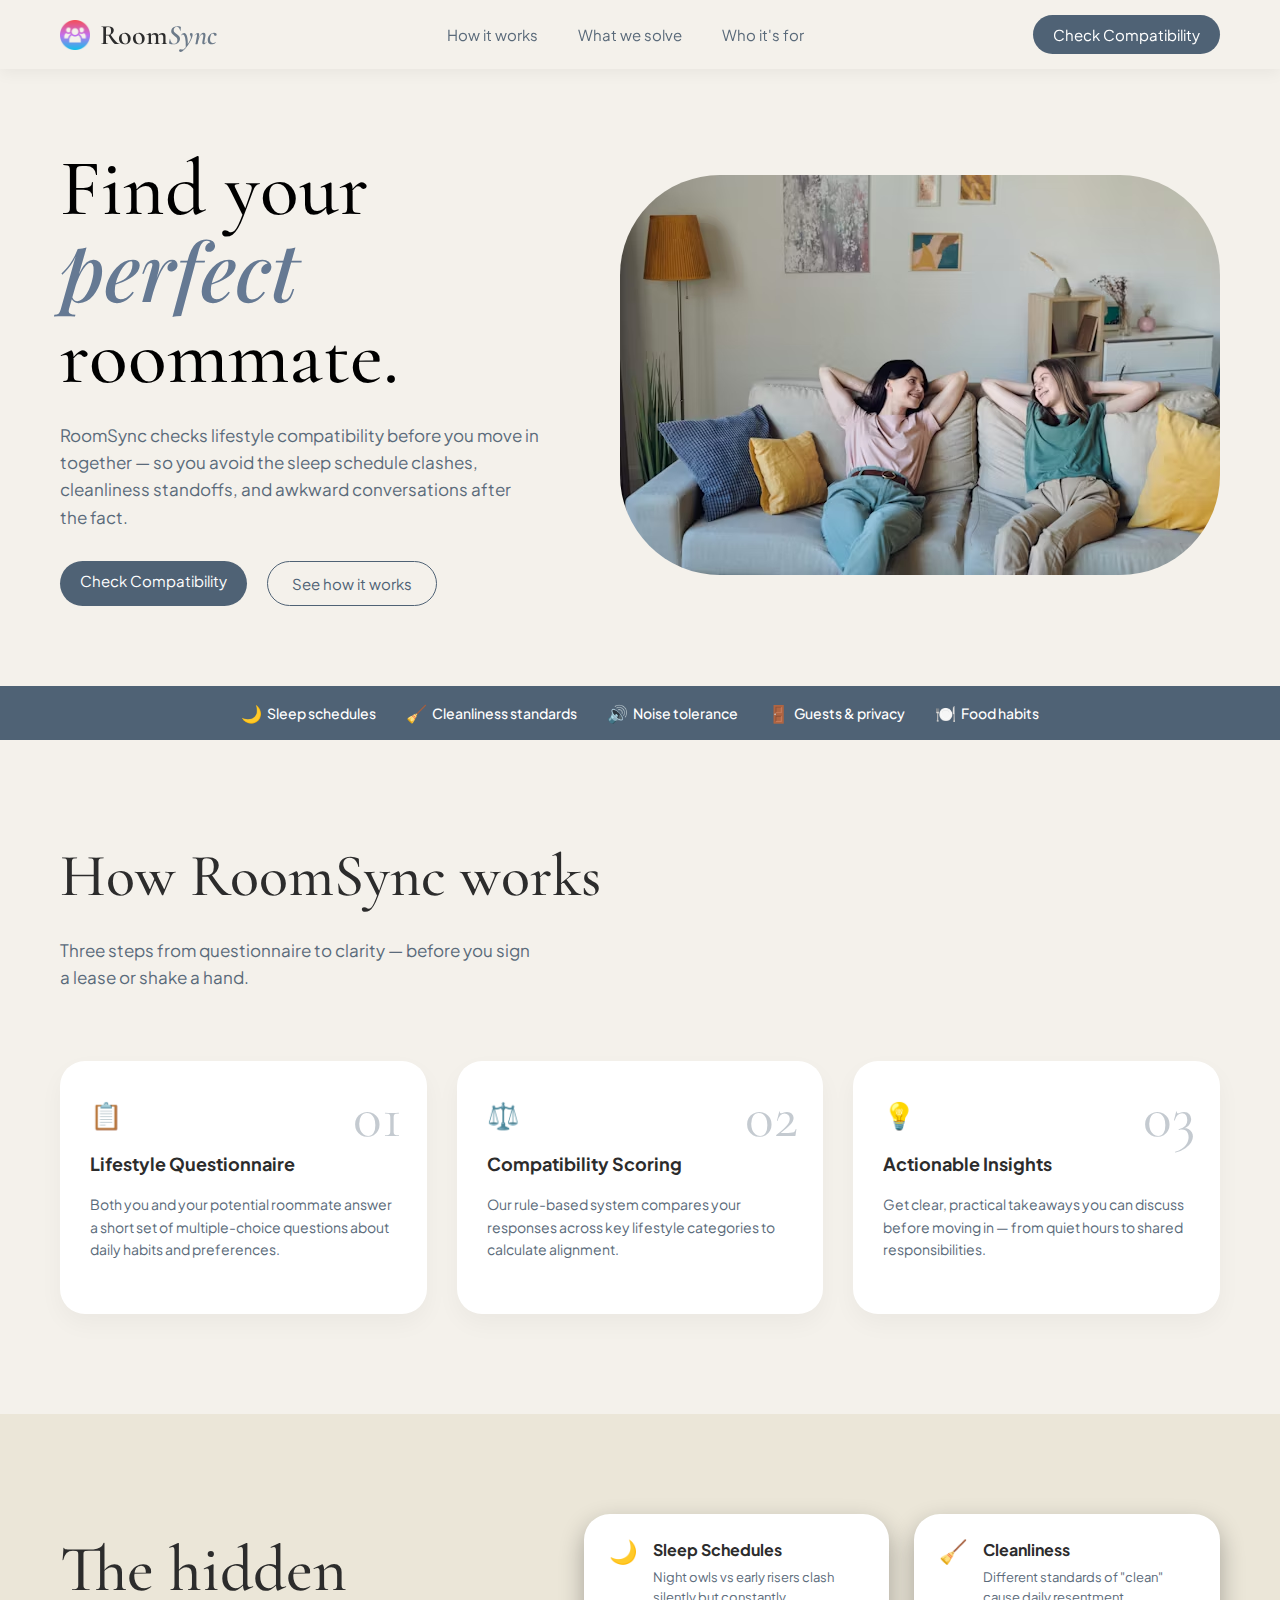
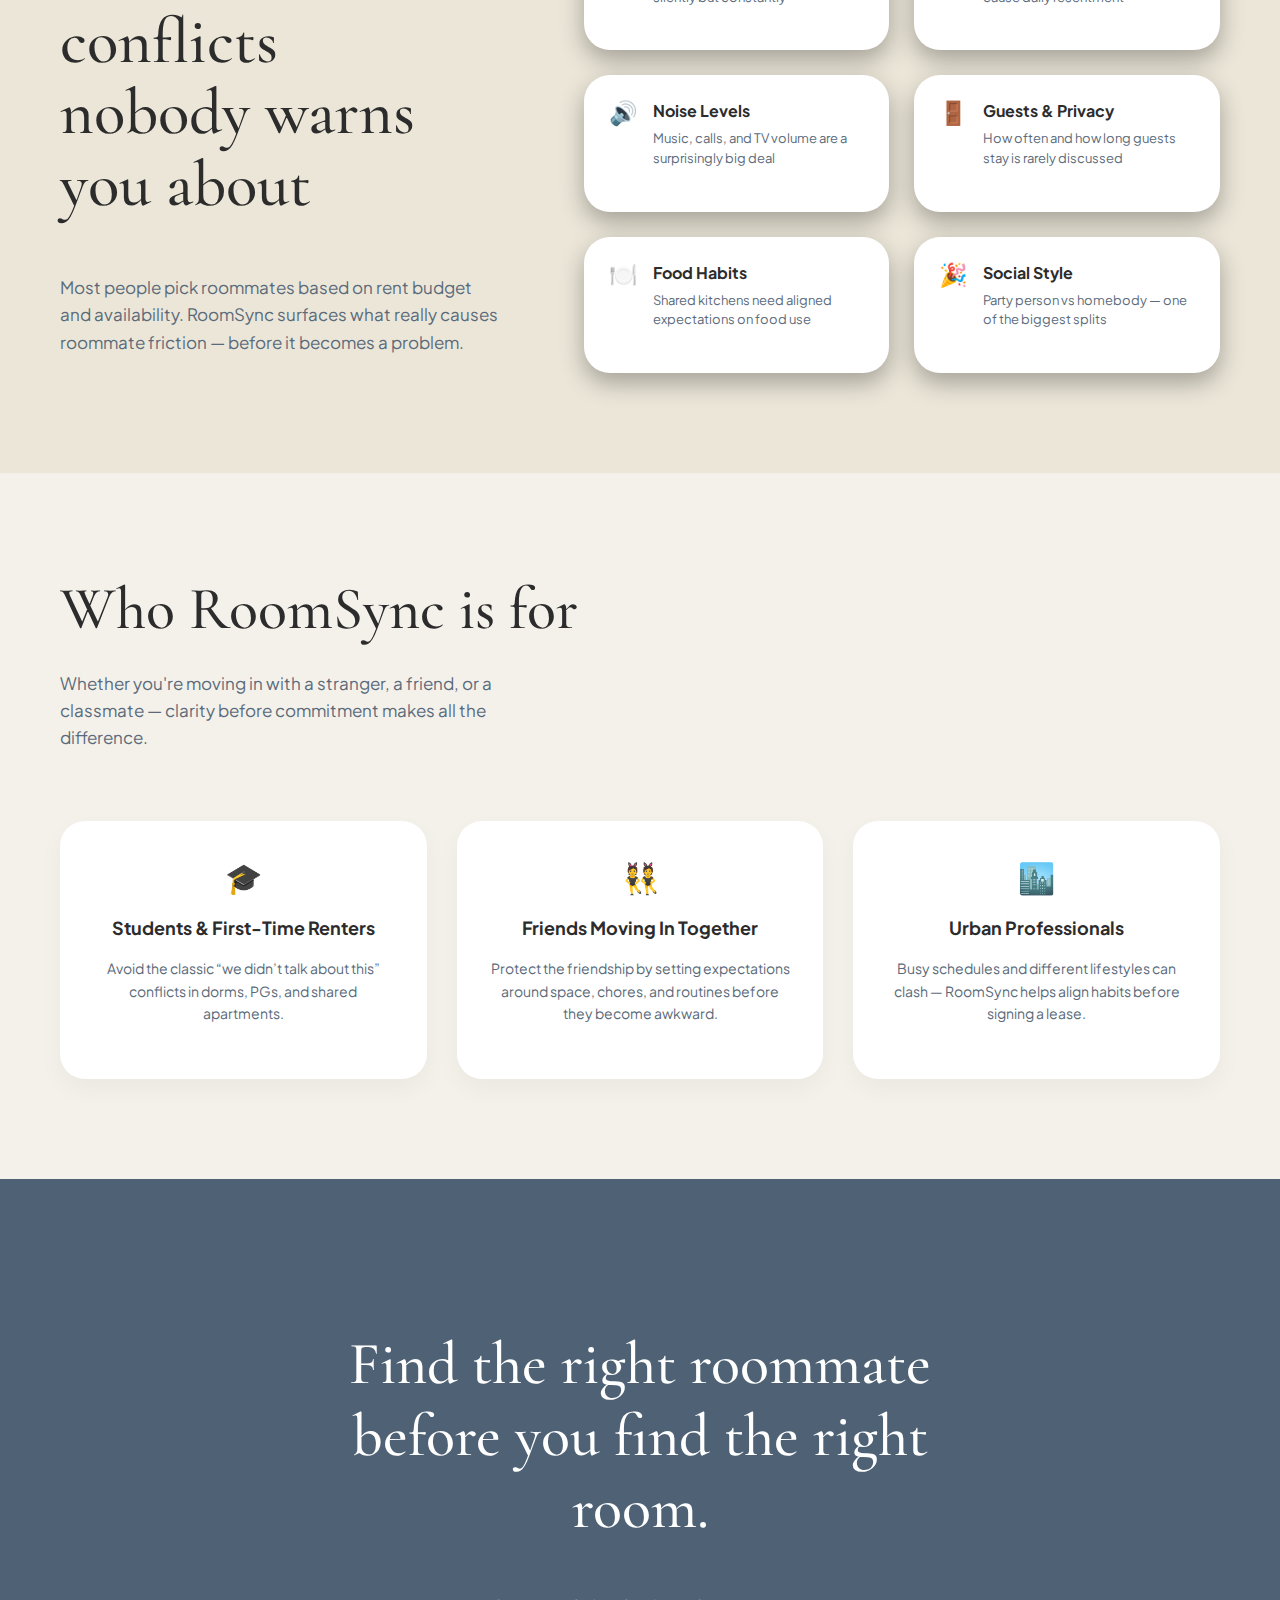
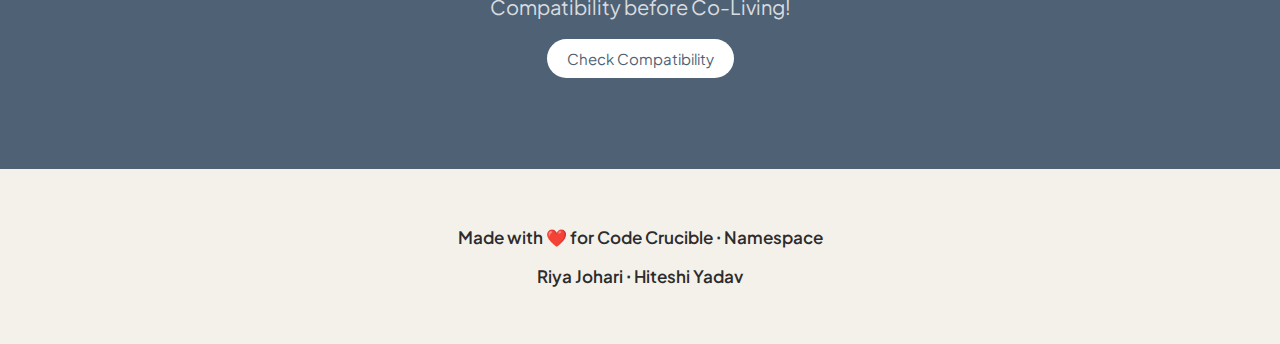
<file: index.html>
<!doctype html>
<html lang="en">
  <head>
    <meta charset="UTF-8" />
    <meta name="viewport" content="width=device-width, initial-scale=1.0" />
    <title>RoomSync</title>

    <!-- google fonts -->
    <link rel="preconnect" href="https://fonts.googleapis.com" />
    <link rel="preconnect" href="https://fonts.gstatic.com" crossorigin />
    <link
      href="https://fonts.googleapis.com/css2?family=Cormorant+Garamond:wght@400;500;600&family=Playfair+Display:ital@1&display=swap"
      rel="stylesheet"
    />
    <link
      href="https://fonts.googleapis.com/css2?family=Plus+Jakarta+Sans:ital,wght@0,200..800;1,200..800&display=swap"
      rel="stylesheet"
    />
    <link
      href="https://fonts.googleapis.com/css2?family=Playfair+Display:wght@400;600;700&display=swap"
      rel="stylesheet"
    />

    <!-- linking CSS file -->
    <link rel="stylesheet" href="css/index.css" />
  </head>

  <body>
    <!-- navigation bar -->
    <nav class="navbar">
      <!-- logo and website name div -->
      <div class="logo">
        <img src="images/icon.png" alt="RoomSync logo" />
        <a href="index.html"> Room<span>Sync</span> </a>
      </div>

      <!-- navigation links: unordered -->
      <ul class="nav-links">
        <li><a href="#how">How it works</a></li>
        <li><a href="#solve">What we solve</a></li>
        <li><a href="#who">Who it's for</a></li>
      </ul>

      <!-- check compatibility link/btn -->
      <a href="forms.html" class="check-comp-btn">Check Compatibility</a>
    </nav>

    <!-- hero section -->
    <div class="hero">
      <!-- left side: heading -->
      <div class="heading-section">
        <h1>
          Find your <br />
          <span class="perfect">perfect</span> <br />
          roommate.
        </h1>

        <!-- small supporting text -->
        <p class="hero-subtext">
          RoomSync checks lifestyle compatibility before you move in together —
          so you avoid the sleep schedule clashes, cleanliness standoffs, and
          awkward conversations after the fact.
        </p>

        <!-- hero buttons -->
        <div class="hero-buttons">
          <a href="forms.html" class="check-comp-btn">Check Compatibility</a>
          <a href="#how" class="hero-btn-2">See how it works</a>
        </div>
      </div>

      <!-- right side: image -->
      <div class="hero-image">
        <img
          src="images/happy_roomates.png"
          alt="Happy roommates in apartment"
        />
      </div>
    </div>

    <!-- blue feature strip with icons -->
    <section class="feature-strip">
      <div class="feature-item">
        <span class="feature-icon">🌙</span>
        <span class="feature-text">Sleep schedules</span>
      </div>

      <div class="feature-item">
        <span class="feature-icon">🧹</span>
        <span class="feature-text">Cleanliness standards</span>
      </div>

      <div class="feature-item">
        <span class="feature-icon">🔊</span>
        <span class="feature-text">Noise tolerance</span>
      </div>

      <div class="feature-item">
        <span class="feature-icon">🚪</span>
        <span class="feature-text">Guests & privacy</span>
      </div>

      <div class="feature-item">
        <span class="feature-icon">🍽️</span>
        <span class="feature-text">Food habits</span>
      </div>
    </section>

    <!-- how it works section -->
    <section class="how-it-works" id="how">
      <!-- id given so that others links can access this section! -->

      <!-- main heading -->
      <h2 class="section-title">How RoomSync works</h2>

      <!-- supporting description -->
      <p class="hero-subtext">
        Three steps from questionnaire to clarity — before you sign a lease or
        shake a hand.
      </p>

      <!-- the 4 steps container -->
      <div class="steps-container">
        <!-- step 1 -->
        <div class="step-card">
          <span class="step-number">01</span>
          <span class="step-icon">📋</span>
          <h3>Lifestyle Questionnaire</h3>
          <p>
            Both you and your potential roommate answer a short set of
            multiple-choice questions about daily habits and preferences.
          </p>
        </div>

        <!-- step 2 -->
        <div class="step-card">
          <span class="step-number">02</span>
          <span class="step-icon">⚖️</span>
          <h3>Compatibility Scoring</h3>
          <p>
            Our rule-based system compares your responses across key lifestyle
            categories to calculate alignment.
          </p>
        </div>

        <!-- step 3 -->
        <div class="step-card">
          <span class="step-number">03</span>
          <span class="step-icon">💡</span>
          <h3>Actionable Insights</h3>
          <p>
            Get clear, practical takeaways you can discuss before moving in —
            from quiet hours to shared responsibilities.
          </p>
        </div>
      </div>
    </section>

    <!-- what we solve section -->
    <section class="solve-section" id="solve">
      <!-- id added so navbar link can scroll here -->

      <!-- left side: heading and description -->
      <div class="solve-left">
        <h2 class="solve-heading">
          The hidden conflicts <br />
          nobody warns you about
        </h2>

        <p class="hero-subtext">
          Most people pick roommates based on rent budget and availability.
          RoomSync surfaces what really causes roommate friction — before it
          becomes a problem.
        </p>
      </div>

      <!-- right side: conflict cards grid -->
      <div class="solve-grid">
        <!-- card 1 -->
        <div class="solve-card">
          <span class="solve-icon">🌙</span>
          <div>
            <h3>Sleep Schedules</h3>
            <p>Night owls vs early risers clash silently but constantly</p>
          </div>
        </div>

        <!-- card 2 -->
        <div class="solve-card">
          <span class="solve-icon">🧹</span>
          <div>
            <h3>Cleanliness</h3>
            <p>Different standards of "clean" cause daily resentment</p>
          </div>
        </div>

        <!-- card 3 -->
        <div class="solve-card">
          <span class="solve-icon">🔊</span>
          <div>
            <h3>Noise Levels</h3>
            <p>Music, calls, and TV volume are a surprisingly big deal</p>
          </div>
        </div>

        <!-- card 4 -->
        <div class="solve-card">
          <span class="solve-icon">🚪</span>
          <div>
            <h3>Guests & Privacy</h3>
            <p>How often and how long guests stay is rarely discussed</p>
          </div>
        </div>

        <!-- card 5 -->
        <div class="solve-card">
          <span class="solve-icon">🍽️</span>
          <div>
            <h3>Food Habits</h3>
            <p>Shared kitchens need aligned expectations on food use</p>
          </div>
        </div>

        <!-- card 6 -->
        <div class="solve-card">
          <span class="solve-icon">🎉</span>
          <div>
            <h3>Social Style</h3>
            <p>Party person vs homebody — one of the biggest splits</p>
          </div>
        </div>
      </div>
    </section>

    <!-- who it's for section -->
    <section class="who-section" id="who">
      <!-- id added so navbar link can scroll here -->

      <!-- section main heading -->
      <h2 class="section-title">Who RoomSync is for</h2>

      <!-- small supporting text -->
      <p class="hero-subtext">
        Whether you're moving in with a stranger, a friend, or a classmate —
        clarity before commitment makes all the difference.
      </p>

      <!-- container holding audience cards -->
      <div class="who-container">
        <!-- card 1 -->
        <div class="who-card">
          <span class="who-icon">🎓</span>
          <h3>Students & First-Time Renters</h3>
          <p>
            Avoid the classic “we didn’t talk about this” conflicts in dorms,
            PGs, and shared apartments.
          </p>
        </div>

        <!-- card 2 -->
        <div class="who-card">
          <span class="who-icon">👯</span>
          <h3>Friends Moving In Together</h3>
          <p>
            Protect the friendship by setting expectations around space, chores,
            and routines before they become awkward.
          </p>
        </div>

        <!-- card 3 -->
        <div class="who-card">
          <span class="who-icon">🏙️</span>
          <h3>Urban Professionals</h3>
          <p>
            Busy schedules and different lifestyles can clash — RoomSync helps
            align habits before signing a lease.
          </p>
        </div>
      </div>
    </section>

    <!-- last section before footer -->
    <section class="last-section">
      <!-- main big heading -->
      <h2 class="last-heading">
        Find the right roommate <br />
        before you find the right <br />
        room.
      </h2>

      <!-- small tag line -->
      <p class="tag-line">Compatibility before Co-Living!</p>

      <!-- check compatibility button -->
      <a href="forms.html" class="check-comp-btn">Check Compatibility</a>
    </section>

    <!-- footer section -->
    <footer>
      <p>Made with ❤️ for Code Crucible &sdot; Namespace</p>
      <p>Riya Johari &sdot; Hiteshi Yadav</p>
    </footer>
  </body>
</html>
</file>
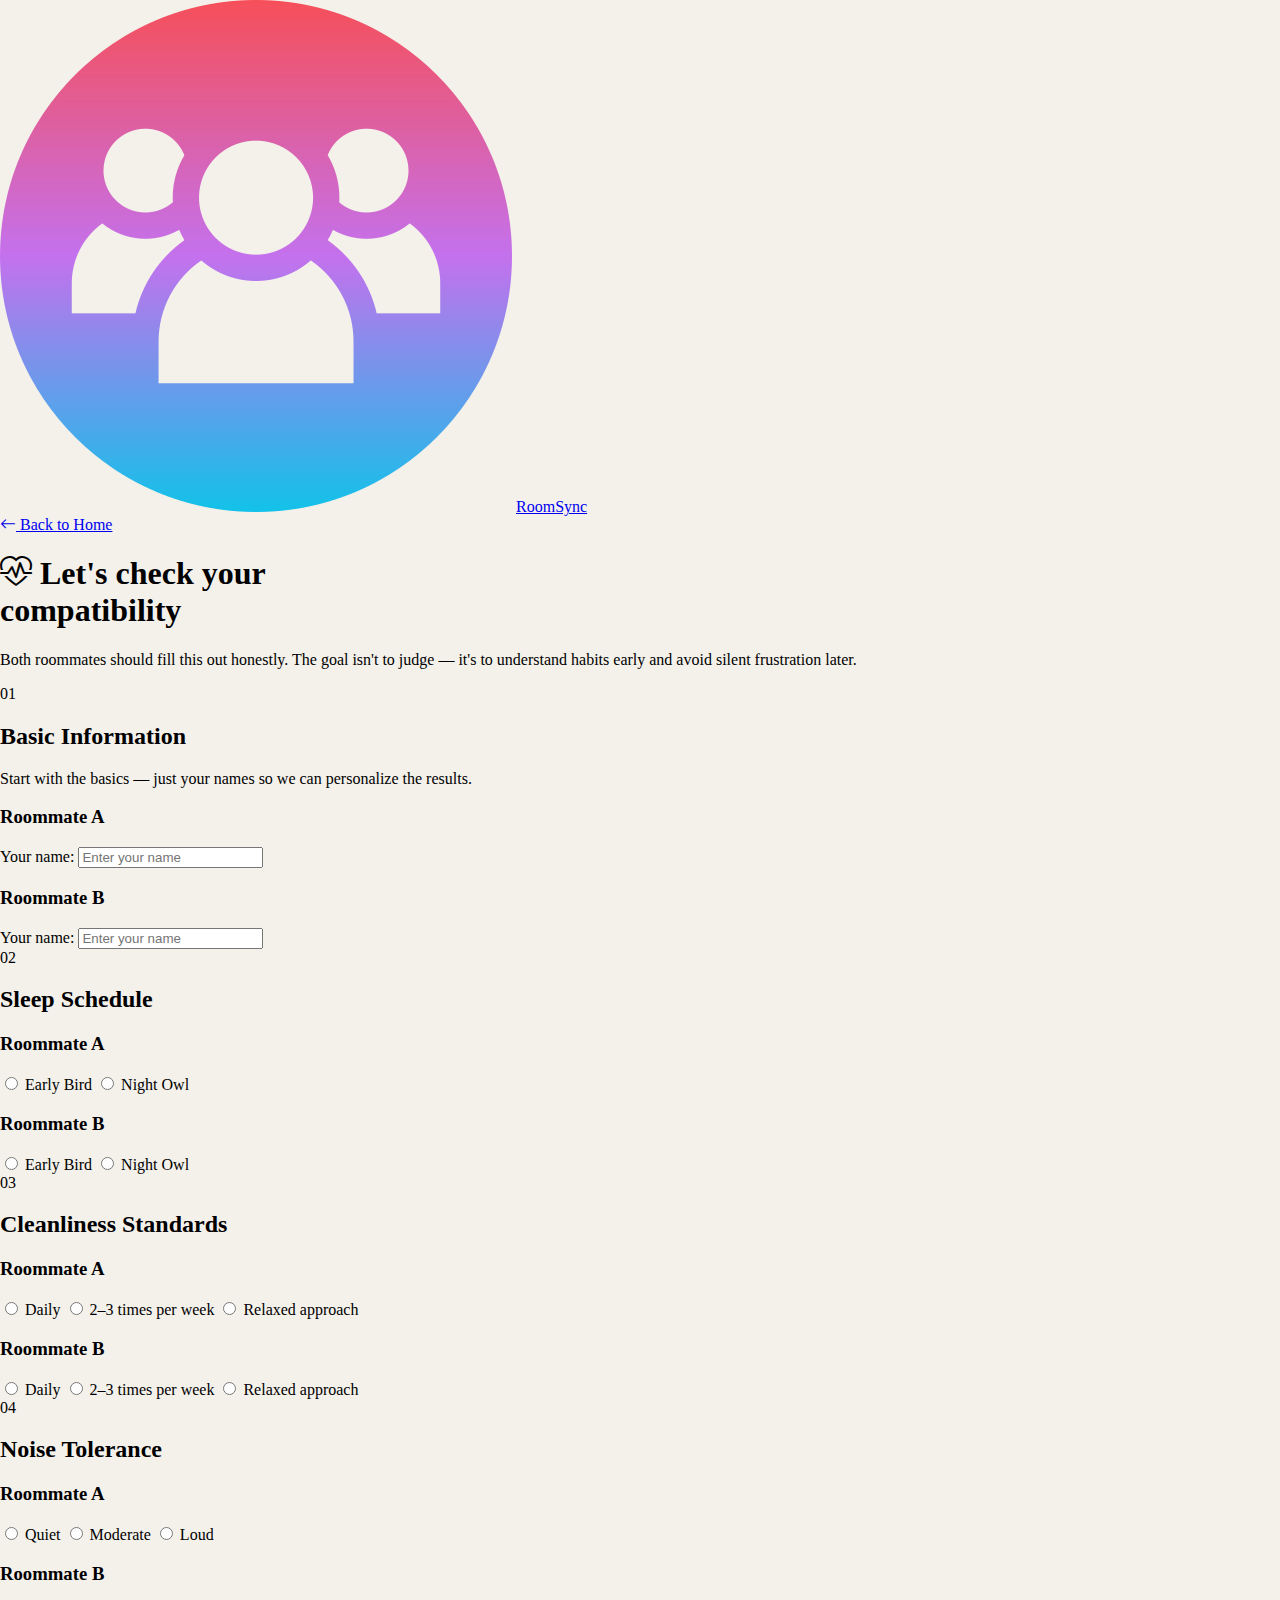
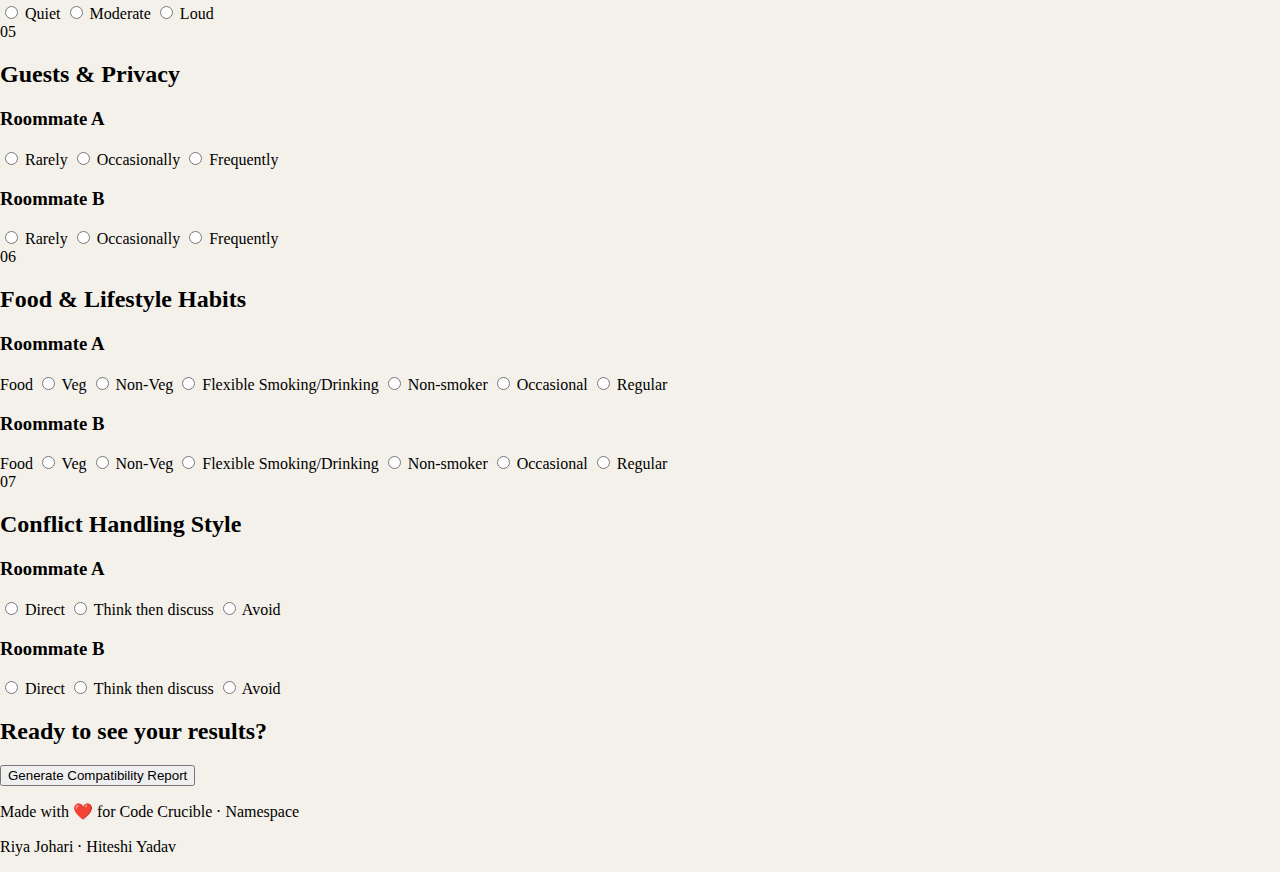
<file: forms.html>
<!doctype html>
<html lang="en">
  <head>
    <meta charset="UTF-8" />
    <title>RoomSync | Compatibility Form</title>
    <meta name="viewport" content="width=device-width, initial-scale=1.0" />

    <!-- Google Fonts -->
    <link rel="preconnect" href="https://fonts.googleapis.com" />
    <link rel="preconnect" href="https://fonts.gstatic.com" crossorigin />
    <link
      href="https://fonts.googleapis.com/css2?family=Cormorant+Garamond:wght@400;500;600&family=Playfair+Display:ital@1&display=swap"
      rel="stylesheet"
    />
    <link
      href="https://fonts.googleapis.com/css2?family=Plus+Jakarta+Sans:ital,wght@0,200..800;1,200..800&display=swap"
      rel="stylesheet"
    />
    <link
      href="https://fonts.googleapis.com/css2?family=Playfair+Display:wght@400;600;700&display=swap"
      rel="stylesheet"
    />

    <!-- Bootstrap -->
    <link
      rel="stylesheet"
      href="https://cdn.jsdelivr.net/npm/bootstrap-icons@1.11.3/font/bootstrap-icons.css"
    />

    <!-- link form.css -->
    <link href="css/forms.css" rel="stylesheet" />
  </head>

  <body>
    <!-- navbar -->
    <nav class="navbar">
      <div class="logo">
        <img src="images/icon.png" alt="RoomSync logo" />
        <!-- link to home page -->
        <a href="index.html">Room<span>Sync</span></a>
      </div>

      <a href="index.html" class="back-home-link">
        <i class="bi bi-arrow-left"></i> Back to Home
      </a>
    </nav>

    <!-- hero section -->
    <div class="form-hero">
      <h1 class="form-heading">
        <i class="bi bi-heart-pulse hero-icon"></i>
        Let's check your <br />
        <span class="compatibility-word">compatibility</span>
      </h1>

      <p class="form-subtext">
        Both roommates should fill this out honestly. The goal isn't to judge —
        it's to understand habits early and avoid silent frustration later.
      </p>
    </div>

    <!-- form section -->
    <main class="container">
      <form id="compatibilityForm">
        <!-- 01 BASIC INFO -->
        <div class="form-card">
          <div class="section-header">
            <span class="number">01</span>
            <h2>Basic Information</h2>
          </div>
          <p>
            Start with the basics — just your names so we can personalize the
            results.
          </p>

          <div class="grid-container">
            <div class="column">
              <h3>Roommate A</h3>
              <div class="input-group">
                <label>Your name:</label>
                <input
                  type="text"
                  id="nameA"
                  placeholder="Enter your name"
                  required
                />
              </div>
            </div>

            <div class="column">
              <h3>Roommate B</h3>
              <div class="input-group">
                <label>Your name:</label>
                <input
                  type="text"
                  id="nameB"
                  placeholder="Enter your name"
                  required
                />
              </div>
            </div>
          </div>
        </div>

        <!-- 02 SLEEP -->
        <div class="form-card">
          <div class="section-header">
            <span class="number">02</span>
            <h2>Sleep Schedule</h2>
          </div>

          <div class="grid-container">
            <div class="column">
              <h3>Roommate A</h3>
              <!-- names for all radio buttons of the same category should be same! -->
              <input type="radio" name="sleepA" value="early" required /> Early
              Bird <input type="radio" name="sleepA" value="late" /> Night Owl
            </div>

            <div class="column">
              <h3>Roommate B</h3>
              <input type="radio" name="sleepB" value="early" required /> Early
              Bird <input type="radio" name="sleepB" value="late" /> Night Owl
            </div>
          </div>
        </div>

        <!-- 03 CLEAN -->
        <div class="form-card">
          <div class="section-header">
            <span class="number">03</span>
            <h2>Cleanliness Standards</h2>
          </div>

          <div class="grid-container">
            <div class="column">
              <h3>Roommate A</h3>
              <input type="radio" name="cleanA" value="daily" required /> Daily
              <input type="radio" name="cleanA" value="weekly" /> 2–3 times per
              week <input type="radio" name="cleanA" value="relaxed" /> Relaxed
              approach
            </div>

            <div class="column">
              <h3>Roommate B</h3>
              <input type="radio" name="cleanB" value="daily" required /> Daily
              <input type="radio" name="cleanB" value="weekly" /> 2–3 times per
              week <input type="radio" name="cleanB" value="relaxed" /> Relaxed
              approach
            </div>
          </div>
        </div>

        <!-- 04 NOISE -->
        <div class="form-card">
          <div class="section-header">
            <span class="number">04</span>
            <h2>Noise Tolerance</h2>
          </div>

          <div class="grid-container">
            <div class="column">
              <h3>Roommate A</h3>
              <input type="radio" name="noiseA" value="quiet" required /> Quiet
              <input type="radio" name="noiseA" value="moderate" /> Moderate
              <input type="radio" name="noiseA" value="loud" /> Loud
            </div>

            <div class="column">
              <h3>Roommate B</h3>
              <input type="radio" name="noiseB" value="quiet" required /> Quiet
              <input type="radio" name="noiseB" value="moderate" /> Moderate
              <input type="radio" name="noiseB" value="loud" /> Loud
            </div>
          </div>
        </div>

        <!-- 05 GUESTS -->
        <div class="form-card">
          <div class="section-header">
            <span class="number">05</span>
            <h2>Guests & Privacy</h2>
          </div>

          <div class="grid-container">
            <div class="column">
              <h3>Roommate A</h3>
              <input type="radio" name="guestsA" value="rarely" required />
              Rarely
              <input type="radio" name="guestsA" value="occasionally" />
              Occasionally
              <input type="radio" name="guestsA" value="frequently" />
              Frequently
            </div>

            <div class="column">
              <h3>Roommate B</h3>
              <input type="radio" name="guestsB" value="rarely" required />
              Rarely
              <input type="radio" name="guestsB" value="occasionally" />
              Occasionally
              <input type="radio" name="guestsB" value="frequently" />
              Frequently
            </div>
          </div>
        </div>

        <!-- 06 FOOD & HABITS -->
        <div class="form-card">
          <div class="section-header">
            <span class="number">06</span>
            <h2>Food & Lifestyle Habits</h2>
          </div>

          <div class="grid-container">
            <div class="column">
              <h3>Roommate A</h3>
              <label>Food</label>
              <input type="radio" name="foodA" value="veg" required /> Veg
              <input type="radio" name="foodA" value="nonveg" /> Non-Veg
              <input type="radio" name="foodA" value="flexible" /> Flexible

              <label>Smoking/Drinking</label>
              <input type="radio" name="smokingA" value="non-smoker" required />
              Non-smoker
              <input type="radio" name="smokingA" value="occasional" />
              Occasional
              <input type="radio" name="smokingA" value="regular" /> Regular
            </div>

            <div class="column">
              <h3>Roommate B</h3>
              <label>Food</label>
              <input type="radio" name="foodB" value="veg" required /> Veg
              <input type="radio" name="foodB" value="nonveg" /> Non-Veg
              <input type="radio" name="foodB" value="flexible" /> Flexible

              <label>Smoking/Drinking</label>
              <input type="radio" name="smokingB" value="non-smoker" required />
              Non-smoker
              <input type="radio" name="smokingB" value="occasional" />
              Occasional
              <input type="radio" name="smokingB" value="regular" /> Regular
            </div>
          </div>
        </div>

        <!-- 07 CONFLICT -->
        <div class="form-card">
          <div class="section-header">
            <span class="number">07</span>
            <h2>Conflict Handling Style</h2>
          </div>

          <div class="grid-container">
            <div class="column">
              <h3>Roommate A</h3>
              <input type="radio" name="conflictA" value="direct" required />
              Direct
              <input type="radio" name="conflictA" value="compromise" /> Think
              then discuss
              <input type="radio" name="conflictA" value="avoid" /> Avoid
            </div>

            <div class="column">
              <h3>Roommate B</h3>
              <input type="radio" name="conflictB" value="direct" required />
              Direct
              <input type="radio" name="conflictB" value="compromise" /> Think
              then discuss
              <input type="radio" name="conflictB" value="avoid" /> Avoid
            </div>
          </div>
        </div>

        <!-- SUBMIT -->
        <div class="results">
          <h2>Ready to see your results?</h2>
          <button type="submit" class="result-btn">
            Generate Compatibility Report
          </button>
        </div>
      </form>
    </main>

    <!-- footer section -->
    <footer>
      <p>Made with ❤️ for Code Crucible &sdot; Namespace</p>
      <p>Riya Johari &sdot; Hiteshi Yadav</p>
    </footer>

    <!-- linking JS file -->
    <script src="js/forms.js"></script>
  </body>
</html>
</file>
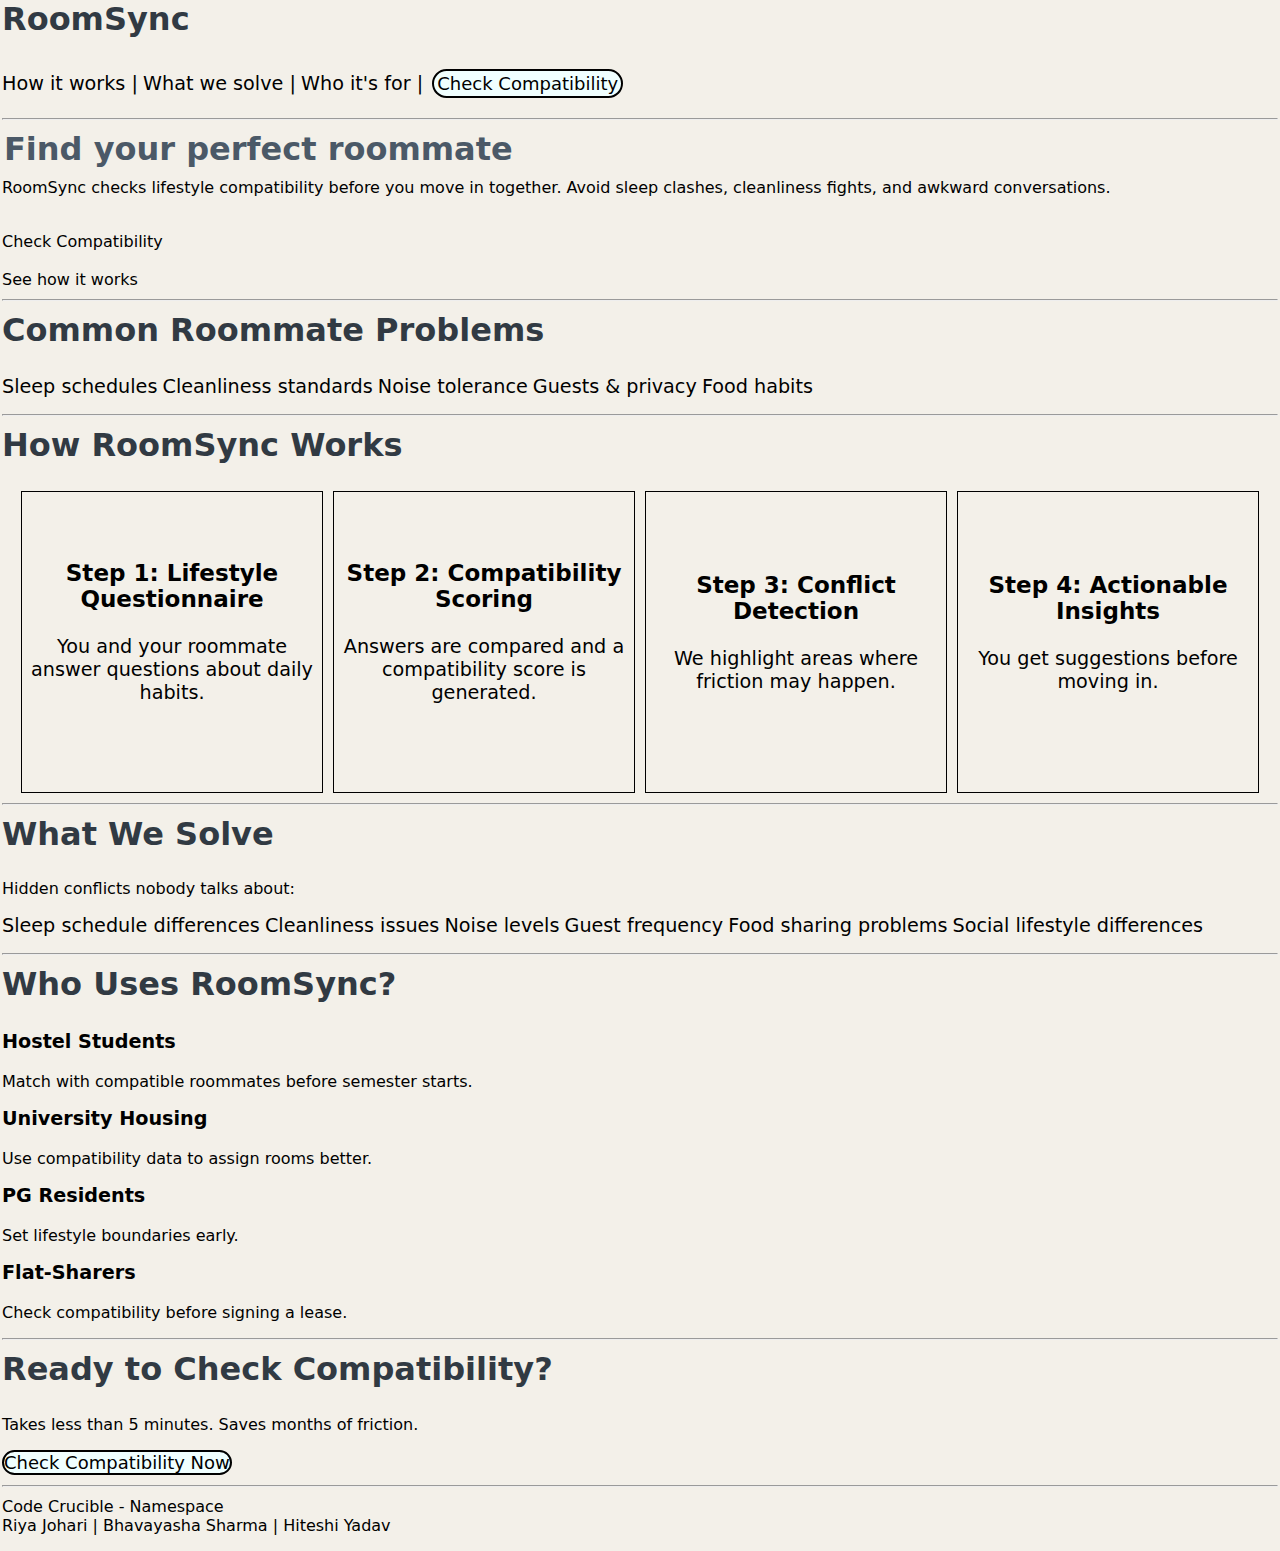
<file: home.html>
<!doctype html>
<html>
  <head>
    <title>RoomSync - Compatibility Before Co-Living</title>
    <link rel="stylesheet" href="home.css" />
    <style>
      @import url("https://fonts.googleapis.com/css2?family=Nunito:ital,wght@0,200..1000;1,200..1000&display=swap");
    </style>
  </head>

  <body>
    <!-- Navigation -->
    <nav>
      <h2>RoomSync</h2>

      <ul>
        <li class="items item1"><a href="#how">How it works |</a></li>

        <li class="items item2"><a href="#conflicts">What we solve |</a></li>

        <li class="items item3"><a href="#users">Who it's for |</a></li>

        <button class="btn"><a href="#check">Check Compatibility</a></button>
      </ul>
    </nav>

    <hr />

    <!-- Hero Section -->
    <h1 class="h11">Find your perfect roommate</h1>

    <p>
      RoomSync checks lifestyle compatibility before you move in together. Avoid
      sleep clashes, cleanliness fights, and awkward conversations.
    </p>
    <br />

    <a href="#check">Check Compatibility</a>
    <br /><br />
    <a href="#how">See how it works</a>

    <hr />

    <!-- Problem Areas -->
    <h2>Common Roommate Problems</h2>

    <ul>
      <li>Sleep schedules</li>
      <li>Cleanliness standards</li>
      <li>Noise tolerance</li>
      <li>Guests & privacy</li>
      <li>Food habits</li>
    </ul>

    <hr />

    <!-- How It Works -->
    <h2 id="how">How RoomSync Works</h2>
    <div class="container">
      <span class="sp para1"
        ><h3 class="steps">Step 1: Lifestyle Questionnaire</h3>
        <p>You and your roommate answer questions about daily habits.</p></span
      >

      <span class="sp para2"
        ><h3 class="steps">Step 2: Compatibility Scoring</h3>
        <p>
          Answers are compared and a compatibility score is generated.
        </p></span
      >

      <span class="sp para3"
        ><h3 class="steps">Step 3: Conflict Detection</h3>
        <p>We highlight areas where friction may happen.</p></span
      >

      <span class="sp para4"
        ><h3 class="steps">Step 4: Actionable Insights</h3>
        <p>You get suggestions before moving in.</p></span
      >
    </div>

    <hr />

    <!-- What We Solve -->
    <h2 id="conflicts">What We Solve</h2>

    <p>Hidden conflicts nobody talks about:</p>

    <ul>
      <li>Sleep schedule differences</li>
      <li>Cleanliness issues</li>
      <li>Noise levels</li>
      <li>Guest frequency</li>
      <li>Food sharing problems</li>
      <li>Social lifestyle differences</li>
    </ul>

    <hr />

    <!-- Who It's For -->
    <h2 id="users">Who Uses RoomSync?</h2>

    <h3>Hostel Students</h3>
    <p>Match with compatible roommates before semester starts.</p>

    <h3>University Housing</h3>
    <p>Use compatibility data to assign rooms better.</p>

    <h3>PG Residents</h3>
    <p>Set lifestyle boundaries early.</p>

    <h3>Flat-Sharers</h3>
    <p>Check compatibility before signing a lease.</p>

    <hr />

    <!-- Call To Action -->
    <h2 id="check">Ready to Check Compatibility?</h2>

    <p>Takes less than 5 minutes. Saves months of friction.</p>

    <button>Check Compatibility Now</button>

    <hr />

    <!-- Footer -->
    <p>
      Code Crucible - Namespace<br />
      Riya Johari | Bhavayasha Sharma | Hiteshi Yadav
    </p>
  </body>
</html>
</file>
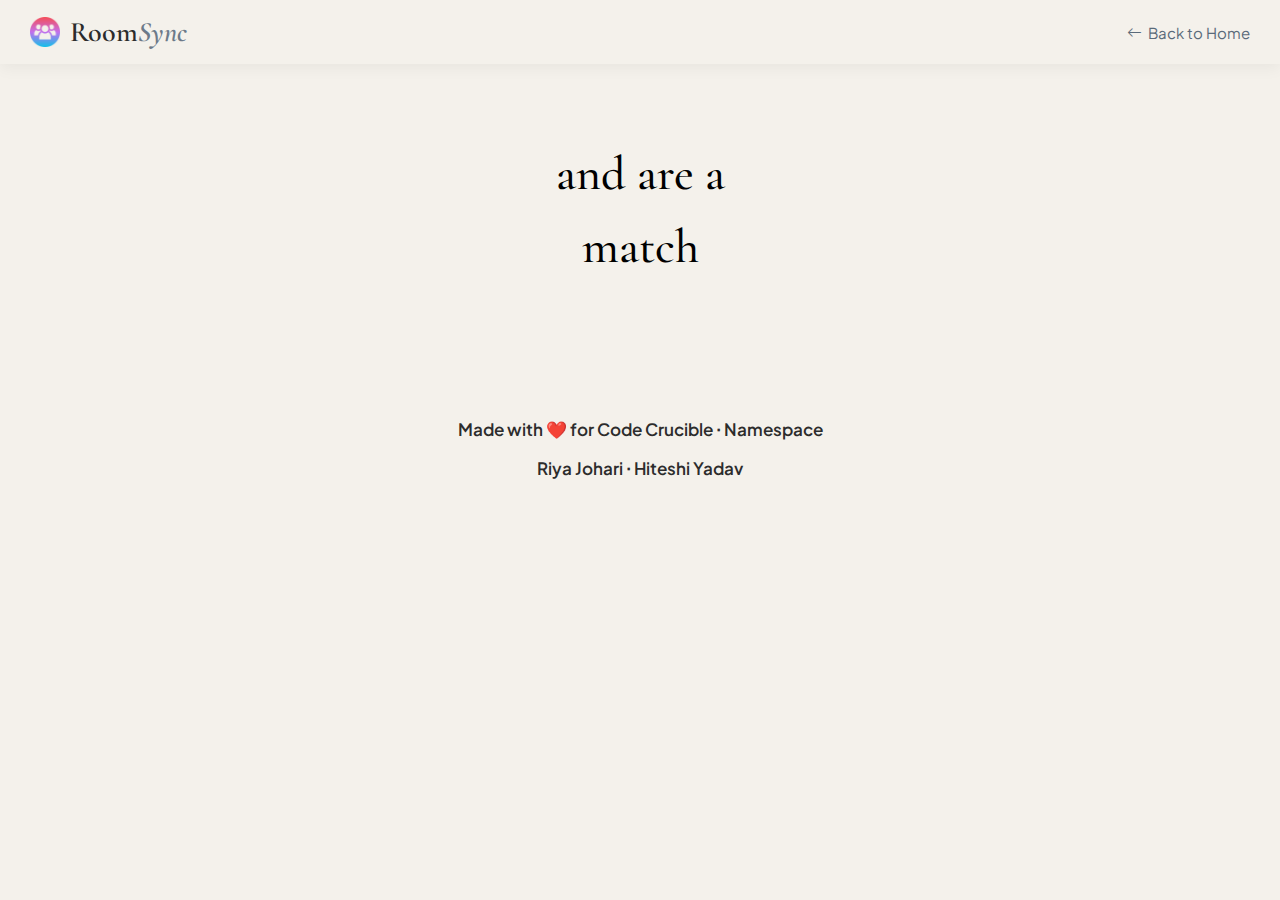
<file: result.html>
<!doctype html>
<html lang="en">
  <head>
    <meta charset="UTF-8" />
    <meta name="viewport" content="width=device-width, initial-scale=1.0" />
    <title>RoomSync</title>

    <!-- google fonts -->
    <link rel="preconnect" href="https://fonts.googleapis.com" />
    <link rel="preconnect" href="https://fonts.gstatic.com" crossorigin />
    <link
      href="https://fonts.googleapis.com/css2?family=Cormorant+Garamond:wght@400;500;600&family=Playfair+Display:ital@1&display=swap"
      rel="stylesheet"
    />
    <link
      href="https://fonts.googleapis.com/css2?family=Plus+Jakarta+Sans:ital,wght@0,200..800;1,200..800&display=swap"
      rel="stylesheet"
    />

    <!-- Bootstrap icons -->
    <link
      rel="stylesheet"
      href="https://cdn.jsdelivr.net/npm/bootstrap-icons@1.11.3/font/bootstrap-icons.css"
    />

    <!-- linking CSS file -->
    <link rel="stylesheet" href="css/result.css" />
  </head>

  <body>
    <!-- navbar -->
    <nav class="navbar">
      <div class="logo">
        <img src="images/icon.png" alt="RoomSync logo" />
        <!-- link to home page -->
        <a href="index.html">Room<span>Sync</span></a>
      </div>

      <a href="index.html" class="back-home-link">
        <i class="bi bi-arrow-left"></i> Back to Home
      </a>
    </nav>

    <!-- hero section -->
    <section class="hero-section">
      <div class="hero-text">
        <h1>
          <span id="name1"></span> and <span id="name2"></span> are a <br />
          <span id="compatibility-score"></span> match
        </h1>
      </div>

      <div class="compatibility-image-div">
        <img
          id="high-img"
          src="images/high_compatibility.png"
          alt="High Compatibility"
        />
        <img
          id="medium-img"
          src="images/medium_compatibility.png"
          alt="Medium Compatibility"
        />
        <img
          id="low-img"
          src="images/low_compatibility.png"
          alt="Low Compatibility"
        />
      </div>
    </section>

    <!-- footer section -->
    <footer>
      <p>Made with ❤️ for Code Crucible &sdot; Namespace</p>
      <p>Riya Johari &sdot; Hiteshi Yadav</p>
    </footer>
  </body>
</html>
</file>
<file: css/index.css>
/* ================= BODY ================= */

body {
  background-color: #f4f1eb;
  margin: 0;
  padding: 0;
}

/* ================= NAVBAR ================= */

.navbar {
  position: sticky; /* makes navbar stick while scrolling */
  top: 0; /* to stick navbar to top */
  z-index: 1000; /* to keep it above other elements while scrolling */
  display: flex; /* to align items in a row */
  justify-content: space-between; /* to give enough space between contents */
  align-items: center;
  padding: 15px 60px;
  background-color: #f4f1eb;
  box-shadow: 0 4px 15px rgba(0, 0, 0, 0.05); /* for shadow effect*/
}

/* logo box containing website name and logo */
.logo {
  display: flex;
  align-items: center;
  gap: 10px;
}

/* logo name */
.logo a {
  text-decoration: none;
  font-family: "Cormorant Garamond", serif;
  font-size: 28px;
  font-weight: 600;
  color: #2c2c2c;
}

/* logo image */
.logo img {
  height: 30px;
}

/* different color for word "Sync" */
.logo span {
  color: #6c7a89;
  font-style: italic;
}

/* container for nav links */
.nav-links {
  list-style: none; /* to remove bullets from the start */
  display: flex; /* to centre links in one straight nav bar */
  gap: 40px; /* space between links */
  margin: 0;
  padding: 0;
}

/* nav link styling */
.nav-links a {
  text-decoration: none; /* to remove underlines from the links */
  font-family: "Plus Jakarta Sans", serif;
  font-size: 15px;
  color: #5a6a7a;
  transition: color 0.3s ease; /* for a good hover effect transition */
}

/* nav bar links: hover effect */
.nav-links a:hover {
  color: #2c2c2c;
}

/* check compatibility button */
.check-comp-btn {
  text-decoration: none; /* to remove underline from btn text */
  background-color: #4f6275;
  color: white;
  padding: 10px 20px;
  border-radius: 30px; /* to give a round pill-like shape */
  font-family: "Plus Jakarta Sans", serif;
  font-size: 15px;
  transition: box-shadow 0.3s ease; /* for box shadow of btn */
}

.check-comp-btn:hover {
  box-shadow: 5px 8px 10px rgba(0, 0, 0, 0.2);
}

/* ================= HERO SECTION ================= */

/* heading font */
h1 {
  font-family: "Cormorant Garamond", serif;
  font-size: 80px;
  font-weight: 500;
  margin: 0;
  line-height: 1; /* to adjust the vertical space between words  */
}

/* 'perfect' word styling */
.perfect {
  font-family: "Playfair Display", serif; /* different font for contrast */
  font-style: italic;
  color: #657993; /* different colour for contrast */
}

/* hero subtext */
.hero-subtext {
  font-family: "Plus Jakarta Sans", sans-serif;
  font-size: 17px;
  color: #5a6a7a;
  max-width: 480px; /* to prevent long stretched line */
  margin-top: 25px;
  line-height: 1.6; /* to adjust vertical space between lines */
}

/* hero buttons */
.hero-buttons {
  display: flex; /* Places buttons side by side */
  gap: 20px; /* Space between buttons */
  margin-top: 30px; /* Space above buttons */
}

/* hero button 2 */
.hero-btn-2 {
  text-decoration: none; /* to remove underline from btn text */
  background-color: transparent;
  color: #4f6275;
  border: 1.5px solid #4f6275; /* border styling */
  padding: 12px 24px;
  border-radius: 30px;
  font-family: "Plus Jakarta Sans", sans-serif;
  font-size: 15px;
  /* multiple transitions */
  transition:
    box-shadow 0.3s ease,
    background-color 0.3s ease,
    color 0.3s ease;
}

.hero-btn-2:hover {
  box-shadow: 5px 8px 10px rgba(0, 0, 0, 0.2);
  background-color: #4f6275;
  color: white;
}

/* hero section container */
.hero {
  display: flex; /* heading and image in a straight line */
  justify-content: space-between; /* to push heading left, image right */
  align-items: center;
  padding: 80px 60px;
  gap: 50px;
}

/* hero image styling */
.hero-image img {
  border-radius: 100px;
}

/* ================= FEATURE STRIP ================= */

/* full width strip below hero section */
.feature-strip {
  background-color: #4f6275; /* bluish background to create contrast */
  padding: 16px 0px;
  display: flex;
  justify-content: center; /* horizontal align */
  align-items: center; /* vertical align */
  gap: 30px; /* gap between items in features strip */
}

/* each individual feature (icon and text pair!) */
.feature-item {
  display: flex;
  align-items: center;
  justify-content: center;
  gap: 5px; /* gap between icon and feature*/
  color: #ffffff;
  font-size: 14px;
  font-weight: 500;
  font-family: "Plus Jakarta Sans", sans-serif;
}

/* icon styling */
.feature-icon {
  font-size: 17px; /* slightly bigger than text */
}

/* ================= HOW IT WORKS SECTION ================= */

.how-it-works {
  padding: 100px 60px;
  background-color: #f4f1eb;
}

/* main heading */
.section-title {
  font-family: "Cormorant Garamond", serif;
  font-size: 60px;
  font-weight: 500;
  margin: 0; /* to eliminate margin from top */
  color: #2c2c2c;
}

/* container holding all step cards */
.steps-container {
  margin-top: 70px;
  display: flex;
  gap: 30px;
  justify-content: space-between; /* to have equal space between cards */
}

/* individual step card */
.step-card {
  flex: 1; /* to make all cards have equal width */
  background-color: #ffffff;
  padding: 40px 30px;
  border-radius: 25px;
  position: relative; /* parent box */
  box-shadow: 0 10px 25px rgba(0, 0, 0, 0.04);
  transition: box-shadow 0.3s ease; /* to make hover effect better */
}

/* step card: hover effect */
.step-card:hover {
  box-shadow: 15px 30px 50px rgba(0, 0, 0, 0.08);
}

/* step numbers on the cards */
.step-number {
  position: absolute; /* css positioning according to parent div! */
  top: 20px;
  right: 25px;
  font-size: 60px;
  font-family: "Cormorant Garamond", serif;
  color: rgba(108, 122, 137, 0.4); /* alpha - for a light faded number  */
}

/* icon styling */
.step-icon {
  font-size: 26px;
}

/* step title */
.step-card h3 {
  font-family: "Plus Jakarta Sans", sans-serif;
  font-size: 18px;
  margin-top: 20px;
  color: #2c2c2c;
}

/* step description */
.step-card p {
  font-family: "Plus Jakarta Sans", sans-serif;
  font-size: 14px;
  color: #5a6a7a;
  margin-top: 15px;
  line-height: 1.6;
}

/* ================= WHAT WE SOLVE SECTION ================= */

.solve-section {
  padding: 100px 60px;
  background-color: #ebe6d8; /* warm colour for contrast */
  display: flex;
  gap: 80px;
}

/* left content column */
.solve-left {
  max-width: 520px; /* so that text doesn't form a single big line */
}

/* solve heading */
.solve-heading {
  font-family: "Cormorant Garamond", serif;
  font-size: 65px;
  font-weight: 500;
  margin-top: 20px;
  line-height: 1.1;
  color: #2c2c2c;
}

/* grid holding conflict cards */
.solve-grid {
  display: grid;
  grid-template-columns: repeat(
    2,
    1fr
  ); /* 2 cols of equal length - responsive! */
  gap: 25px;
}

/* individual conflict card */
.solve-card {
  background-color: #ffffff;
  padding: 25px;
  border-radius: 26px;
  display: flex;
  gap: 15px;
  box-shadow: 0 10px 25px rgba(0, 0, 0, 0.3);
  transition: box-shadow 0.3s ease;
}

/* hover effect */
.solve-card:hover {
  box-shadow: 15px 30px 45px rgba(0, 0, 0, 0.1);
}

/* icon for cards */
.solve-icon {
  font-size: 23px;
}

/* card title */
.solve-card h3 {
  font-family: "Plus Jakarta Sans", sans-serif;
  font-size: 16px;
  margin: 0; /* to remove all margin! make text look aligned */
  color: #2c2c2c;
}

/* card description */
.solve-card p {
  font-family: "Plus Jakarta Sans", sans-serif;
  font-size: 13px;
  margin-top: 8px;
  color: #5a6a7a;
  line-height: 1.5;
}

/* ================= WHO's IT FOR SECTION ================= */

.who-section {
  padding: 100px 60px;
}

/* container holding all audience cards */
.who-container {
  margin-top: 70px;
  display: flex;
  gap: 30px;
  justify-content: space-between; /* for equal spacing in-between them */
}

/* individual audience card */
.who-card {
  flex: 1; /* equal width */
  background-color: white;
  padding: 40px 30px;
  border-radius: 25px;
  text-align: center;
  box-shadow: 0 10px 25px rgba(0, 0, 0, 0.04);
  transition: box-shadow 0.3s ease;
}

/* hover effect for audience cards */
.who-card:hover {
  box-shadow: 15px 30px 50px rgba(0, 0, 0, 0.08);
}

/* icon styling */
.who-icon {
  font-size: 30px;
}

/* audience title */
.who-card h3 {
  font-family: "Plus Jakarta Sans", sans-serif;
  font-size: 18px;
  margin-top: 20px;
  color: #2c2c2c;
}

/* audience description */
.who-card p {
  font-family: "Plus Jakarta Sans", sans-serif;
  font-size: 14px;
  color: #5a6a7a;
  margin-top: 15px;
  line-height: 1.6;
}

/* ================= LAST SECTION ================= */

.last-section {
  background-color: #4f6275;
  padding: 100px 60px;
  text-align: center; /* center everything! */
}

/* main heading */
.last-heading {
  font-family: "Cormorant Garamond", serif;
  font-size: 60px;
  font-weight: 500;
  color: #ffffff;
  line-height: 1.2;
}

/* tag line of website */
.tag-line {
  font-family: "Plus Jakarta Sans", sans-serif;
  font-size: 20px;
  color: rgba(255, 255, 255, 0.8); /* slightly faded white */
  margin: 30px 0;
}

/* button styling */
.last-section .check-comp-btn {
  background-color: white;
  color: #4f6275;
}

/* ================= FOOTER ================= */

footer {
  padding: 40px 60px;
  text-align: center;
}

footer p {
  font-family: "Plus Jakarta Sans", sans-serif;
  font-size: 17px;
  font-weight: 600;
  color: #2c2c2c;
}
</file>
<file: css/forms.css>
body {
  background-color: #f4f1eb;
  padding: 0;
  margin: 0;
}

.hero-section {
  margin-top: 120px;
  margin-bottom: 60px;
  max-width: 800px;
}

.form-title {
  font-weight: 600;
  margin-bottom: 15px;
}

.form-title em {
  color: #657993;
}

.form-section {
  display: flex;
  gap: 50px;
}

.roommate-card {
  flex: 1;
  background: #faf8f3;
  padding: 30px;
  border-radius: 16px;
  border: 1px solid #eaeaea;
}
</file>
<file: home.css>
* {
  font-family:
    system-ui,
    -apple-system,
    BlinkMacSystemFont,
    "Segoe UI",
    Roboto,
    Oxygen,
    Ubuntu,
    Cantarell,
    "Open Sans",
    "Helvetica Neue",
    sans-serif;
  margin-top: 0px;
  padding: 0;
  
}
body {
  background-color: #f3f0e9;
  margin: 0px 2px;
}
a {
  color: black;
  text-decoration: none;
}
a:hover {
  color: rgb(124, 170, 170);
}
button {
  border-radius: 7cqh;
  font-size: large;
  cursor: pointer;
  border: 2px solid black;
  background-color: azure;
}
h2 {
  font-size: larger;
  color:#313A43;
}
h3 {
  font-size: larger;
}
nav {
  position: sticky;
  top: 0px;
  margin: 0px;
  background-color: #f3f0e9;
  justify-content:flex-end;
}

hr {
  margin: 10px 0px;
}
.btn {
  padding: 2px 3px;
  margin: 4px;
}
ul li {
  list-style: none;
  display: inline-flex;
  justify-content: flex-end;
  align-content: flex-end;
  font-size:larger;
}

.btn:hover {
  background-color: rgb(214, 224, 224);
}
.container {
  display: flex;
  /* display: ; */
  /* grid-template-columns: ; */
  justify-content: center;
  align-items: center;
  gap: 10px;
}
.sp {
  border: 1px solid black;
  height:300px;
  width:300px;
  /* display: grid;
  grid-template: 500px 500px; */
  justify-content: center;
  align-content: center;
  text-align:center;
  font-size:larger;
}
.steps {
  justify-content: center;
  align-content: center;
}
.p1 {
  font-size: 1.5em;
}
.btt {
  padding: 5px;
}
h1{
    color:#313A43;
}
.h11 {
  margin: 10px 2px;
  color:#4b5967;
  font-size:xx-large
}
.h12{
    font-family:'Trebuchet MS', 'Lucida Sans Unicode', 'Lucida Grande', 'Lucida Sans', Arial, sans-serif;
    font-style:italic;
    margin:2px;
    font-size:xx-large
}
.h13{
    margin:2px;
    color:#4b5967;
    font-size:xx-large
}
.hh{
    font-size:5em;
}
.p1{
    margin:20px 2px;;
}
.btn34{
    background-color:#93b7d9;
    color:white;
    padding:5px;
    border:2px solid black;
    color:#f3f0e9;
}
.btn45{
    padding:5px;
}
.sp:hover{
  background-color:#ede7d0;
  transform:scale(1.1);
  /* opacity:0.9; */
}
.ull{
  font-size:larger;
  margin:2px;
}
.ull.l1{
  list-style:disc;
  margin:2px;
}
.brr{
  list-style: disc;
}
ul li{
  font-size:larger;
}
h2{
  font-size:2em;
}
</file>
<file: css/result.css>
/* ================= BODY ================= */
body {
  background-color: #f4f1eb;
  margin: 0;
  padding: 0;
  font-family: "Plus Jakarta Sans", sans-serif;
}

/* ================= NAVBAR ================= */
.navbar {
  position: sticky; /* sticks to a position */
  top: 0; /* to attach navbar to the top */
  z-index: 1000; /* so that navbar comes over all the other content */
  display: flex;
  justify-content: space-between;
  align-items: center;
  padding: 15px 30px;
  background-color: #f4f1eb;
  box-shadow: 0 4px 15px rgba(0, 0, 0, 0.05);
}

/* Logo */
.logo {
  display: flex; /* to align website name and logo image with each other */
  align-items: center; /* vertical align */
  gap: 10px;
}

.logo a {
  text-decoration: none; /* to remove underline from 'RoomSync' link */
  font-family: "Cormorant Garamond", serif;
  font-size: 28px;
  font-weight: 600;
  color: #2c2c2c;
}

.logo img {
  height: 30px;
}

.logo span {
  color: #6c7a89;
  font-style: italic;
}

/* Back to home link */
.back-home-link {
  text-decoration: none;
  font-size: 15px;
  color: #5a6a7a;
  display: flex; /* to align icon and link text in a straight line */
  align-items: center; /* vertically aligned */
  gap: 6px;
  transition: color 0.3s ease;
}

.back-home-link:hover {
  color: #2c2c2c;
}

/*  ================= HERO SECTION ================= */
.hero-section {
  text-align: center; /* to align the main text horizonatlly on the center */
  padding: 50px 0;
}

.hero-text h1 {
  font-family: "Cormorant Garamond", serif;
  font-size: 48px;
  font-weight: 500;
  line-height: 1.2;
  margin-bottom: 20px;
}

#compatibility-score,
.percentage {
  font-family: "Cormorant Garamond", serif;
  font-style: italic;
  color: #6f7f95;
  font-weight: 600;
  font-size: 64px;
}

.hero-text p {
  max-width: 600px; /* to make text appear wrapped */
  color: #6c757d;
  font-size: 16px;
  line-height: 1.7;
}

/* special images shown according to compatibility score! */
.compatibility-image-div {
  margin-top: 30px;
  text-align: center; /* ensures image stays centered */
}

.compatibility-image-div img {
  width: 280px;
  display: none; /* to hide all images by default - make em appear later by js */
  margin: 0 auto;
}

/* ================= FOOTER ================= */
footer {
  padding: 40px 60px;
  text-align: center;
}

footer p {
  font-family: "Plus Jakarta Sans", sans-serif;
  font-size: 17px;
  font-weight: 600;
  color: #2c2c2c;
}
</file>
